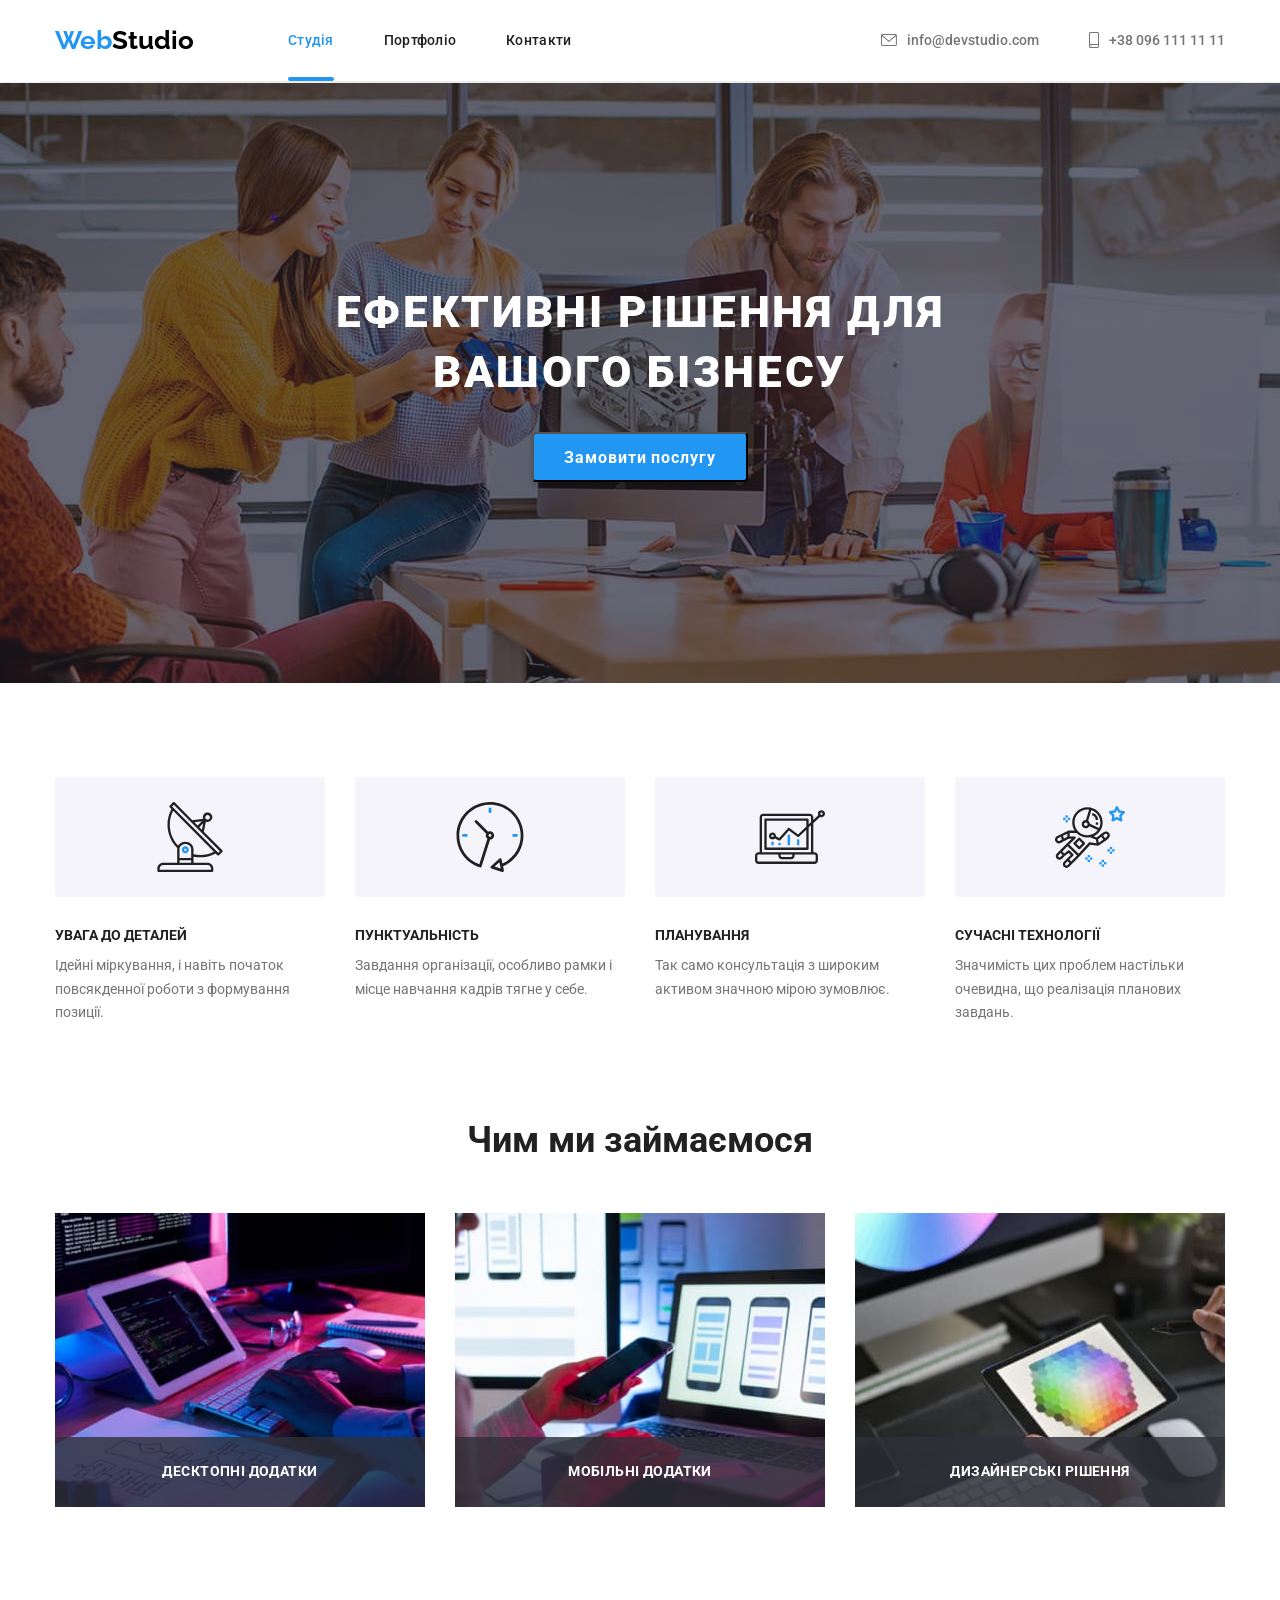
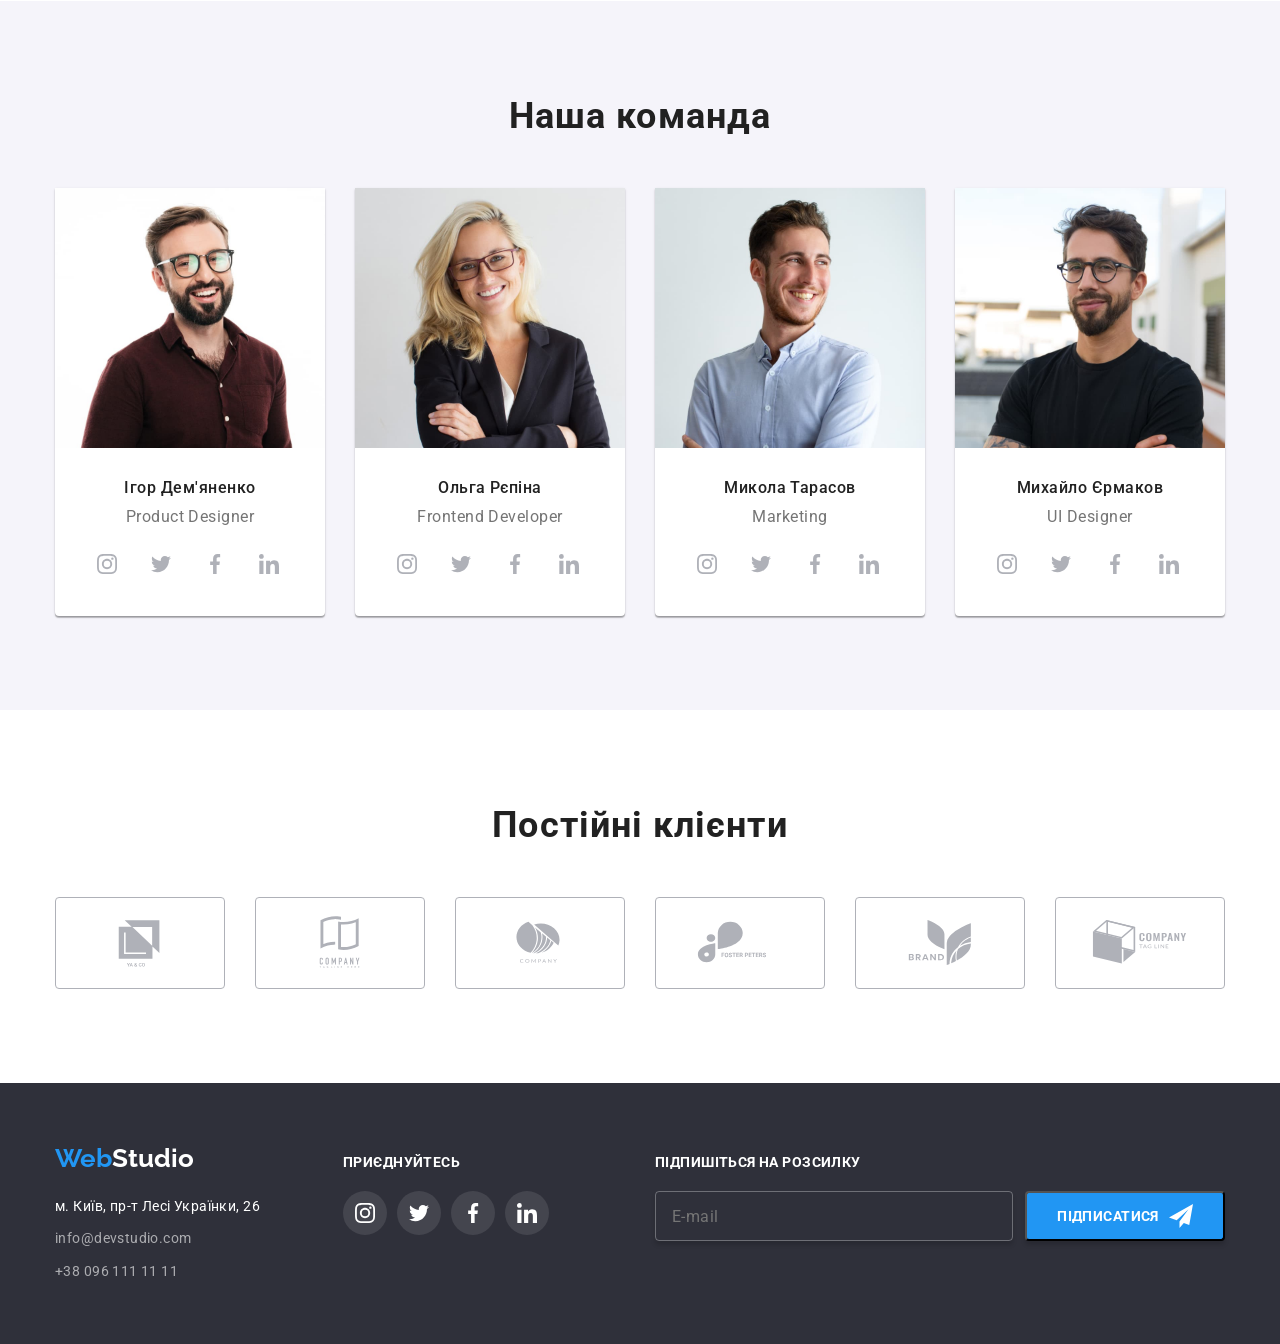
<file: index.html>
<!DOCTYPE html>
<html lang="uk">

<head>
    <meta charset="UTF-8">
    <meta name="viewport" content="width=device-width, initial-scale=1.0">
    <title>WebStudio</title>
    <link rel="preconnect" href="https://fonts.googleapis.com">
    <link rel="preconnect" href="https://fonts.gstatic.com" crossorigin>
    <link
        href="https://fonts.googleapis.com/css2?family=Comfortaa&family=Inter:wght@400;700&family=Montserrat:wght@400;500;700&family=Raleway:wght@700&family=Roboto:wght@400;500;700;900&display=swap"
        rel="stylesheet">
    <link rel="stylesheet" href="https://cdn.jsdelivr.net/npm/modern-normalize@2.0.0/modern-normalize.min.css">
    <link rel="stylesheet" href="./css/stylse.css">
</head>

<body>
    <header class="header">
        <div class="container header">
            <nav class="navigation">
                <a class="logo-header link" href="./index.html"><span class="logo-secondary">Web</span>Studio</a>
                <ul class="nav-list list">
                    <li class="item">
                        <a class="nav-link link active" href="./index.html">Студія</a>
                    </li>
                    <li class="item">
                        <a class="nav-link link" href="./portfolio.html">Портфоліо</a>
                    </li>
                    <li class="item">
                        <a class="nav-link link" href="">Контакти</a>
                    </li>
                </ul>

            </nav>
            <ul class="contacts-list list">
                <li class="item"><a class="contacts-link link" href="mailto:info@devstudio.com">
                        <svg class="studio-icons" width="16" height="12">
                            <use href="./imges/sprite.svg#envelope"></use>
                        </svg>info@devstudio.com</a>
                </li>
                <li class="item"><a class="contacts-link link" href="tel:+380961111111">
                        <svg class="studio-icons" width="10" height="16">
                            <use href="./imges/sprite.svg#smartphone"></use>
                        </svg>+38 096 111 11 11</a></li>
            </ul>
        </div>
    </header>
    <main>

        <section class="hero section">
            <div class="container">
                <h1 class="hero-title">Ефективні рішення для вашого бізнесу</h1>
                <button class="hero-btn" type="button" data-modal-open>Замовити послугу</button>
            </div>
        </section>

        <section class="features section">
            <div class="container">
                <h2 class="features-desc">Особливості</h2>
                <ul class="features-list list">
                    <li class="item">
                        <div class="item-icons">
                            <svg class="features-icons" width="70" height="70">
                                <use href="./imges/sprite.svg#antenna"></use>
                            </svg>
                        </div>
                        <h3 class="features-title">УВАГА ДО ДЕТАЛЕЙ</h3>
                        <p class="features-text">Ідейні міркування, і навіть початок повсякденної роботи з формування
                            позиції.</p>
                    </li>
                    <li class="item">
                        <div class="item-icons">
                            <svg class="features-icons" width="70" height="70">
                                <use href="./imges/sprite.svg#clock"></use>
                            </svg>
                        </div>
                        <h3 class="features-title">ПУНКТУАЛЬНІСТЬ</h3>
                        <p class="features-text">Завдання організації, особливо рамки і місце навчання кадрів тягне у
                            себе.
                        </p>
                    </li>
                    <li class="item">
                        <div class="item-icons">
                            <svg class="features-icons" width="70" height="70">
                                <use href="./imges/sprite.svg#diagram"></use>
                            </svg>
                        </div>
                        <h3 class="features-title">ПЛАНУВАННЯ</h3>
                        <p class="features-text">Так само консультація з широким активом значною мірою зумовлює.</p>
                    </li>
                    <li class="item">
                        <div class="item-icons">
                            <svg class="features-icons" width="70" height="70">
                                <use href="./imges/sprite.svg#astronaut"></use>
                            </svg>
                        </div>
                        <h3 class="features-title">СУЧАСНІ ТЕХНОЛОГІЇ</h3>
                        <p class="features-text">Значимість цих проблем настільки очевидна, що реалізація планових
                            завдань.
                        </p>
                    </li>
                </ul>
            </div>
        </section>

        <section class="services section">
            <div class="container services-gruop">
                <h2 class="services-title">Чим ми займаємося</h2>
                <ul class="services-list list">
                    <li class="item">
                        <img class="imge" src="./imges/works-on-tablet.jpg" alt="людина працює на планшеті" width="370">

                        <p class="services-text">Десктопні додатки</p>

                    </li>
                    <li class="item">
                        <img class="imge" src="./imges/designer-makes.jpg" alt="дизайнер робить макет" width="370">

                        <p class="services-text">Мобільні додатки</p>

                    </li>
                    <li class="item">
                        <img class="imge" src="./imges/color-spectrum.jpg" alt="спектр кольорів" width="370">

                        <p class="services-text">Дизайнерські рішення</p>

                    </li>
                </ul>
            </div>
        </section>

        <section class="team section">
            <div class="container team-gruop">
                <h2 class="team-title">Наша команда</h2>
                <ul class="team-list">
                    <li class="item">
                        <img class="imge" src="./imges/team-photo/igor-demyanenko.jpg" alt="фото Ігоря Дем'яненко"
                            width="270">
                        <div class="team-description">
                            <h3 class="team-name">Ігор Дем'яненко</h3>
                            <p class="team-text" lang="eu">Product Designer</p>
                            <ul class="team-list">
                                <li class="team-item">
                                    <a class="team-link" href="">
                                        <svg class="team-icons" width="20" height="20">
                                            <use href="./imges/sprite.svg#instagram"></use>
                                        </svg>
                                    </a>
                                </li>
                                <li class="team-item">
                                    <a class="team-link" href="">
                                        <svg class="team-icons" width="20" height="20">
                                            <use href="./imges/sprite.svg#twitter"></use>
                                        </svg>
                                    </a>
                                </li>
                                <li class="team-item">
                                    <a class="team-link" href="">
                                        <svg class="team-icons" width="20" height="20">
                                            <use href="./imges/sprite.svg#facebook">

                                            </use>
                                        </svg>
                                    </a>
                                </li>
                                <li class="team-item">
                                    <a class="team-link" href="">
                                        <svg class="team-icons" width="20" height="20">
                                            <use href="./imges/sprite.svg#linkedin">

                                            </use>
                                        </svg>
                                    </a>
                                </li>
                            </ul>
                        </div>
                    </li>
                    <li class="item">
                        <img class="imge" src="./imges/team-photo/olga-repina.jpg" alt="фото Ольги Рэпіной" width="270">
                        <div class="team-description">
                            <h3 class="team-name">Ольга Рєпіна</h3>
                            <p class="team-text" lang="eu">Frontend Developer</p>
                            <ul class="team-list">
                                <li class="team-item">
                                    <a class="team-link" href="">
                                        <svg class="team-icons" width="20" height="20">
                                            <use href="./imges/sprite.svg#instagram"></use>
                                        </svg>
                                    </a>
                                </li>
                                <li class="team-item">
                                    <a class="team-link" href="">
                                        <svg class="team-icons" width="20" height="20">
                                            <use href="./imges/sprite.svg#twitter"></use>
                                        </svg>
                                    </a>
                                </li>
                                <li class="team-item">
                                    <a class="team-link" href="">
                                        <svg class="team-icons" width="20" height="20">
                                            <use href="./imges/sprite.svg#facebook">

                                            </use>
                                        </svg>
                                    </a>
                                </li>
                                <li class="team-item">
                                    <a class="team-link" href="">
                                        <svg class="team-icons" width="20" height="20">
                                            <use href="./imges/sprite.svg#linkedin">

                                            </use>
                                        </svg>
                                    </a>
                                </li>
                            </ul>
                        </div>
                    </li>
                    <li class="item">
                        <img class="imge" src="./imges/team-photo/mikola-tarasov.jpg" alt="фото Миколи Тарасова"
                            width="270">
                        <div class="team-description">
                            <h3 class="team-name">Микола Тарасов</h3>
                            <p class="team-text" lang="eu">Marketing</p>
                            <ul class="team-list">
                                <li class="team-item">
                                    <a class="team-link" href="">
                                        <svg class="team-icons" width="20" height="20">
                                            <use href="./imges/sprite.svg#instagram"></use>
                                        </svg>
                                    </a>
                                </li>
                                <li class="team-item">
                                    <a class="team-link" href="">
                                        <svg class="team-icons" width="20" height="20">
                                            <use href="./imges/sprite.svg#twitter"></use>
                                        </svg>
                                    </a>
                                </li>
                                <li class="team-item">
                                    <a class="team-link" href="">
                                        <svg class="team-icons" width="20" height="20">
                                            <use href="./imges/sprite.svg#facebook">

                                            </use>
                                        </svg>
                                    </a>
                                </li>
                                <li class="team-item">
                                    <a class="team-link" href="">
                                        <svg class="team-icons" width="20" height="20">
                                            <use href="./imges/sprite.svg#linkedin">

                                            </use>
                                        </svg>
                                    </a>
                                </li>
                            </ul>
                        </div>
                    </li>
                    <li class="item">
                        <img class="imge" src="./imges/team-photo/mihaylo-ermakov.jpg" alt="фото Михайла Єрмакова"
                            width="270">
                        <div class="team-description">
                            <h3 class="team-name">Михайло Єрмаков</h3>
                            <p class="team-text" lang="eu">UI Designer</p>
                            <ul class="team-list">
                                <li class="team-item">
                                    <a class="team-link" href="">
                                        <svg class="team-icons" width="20" height="20">
                                            <use href="./imges/sprite.svg#instagram"></use>
                                        </svg>
                                    </a>
                                </li>
                                <li class="team-item">
                                    <a class="team-link" href="">
                                        <svg class="team-icons" width="20" height="20">
                                            <use href="./imges/sprite.svg#twitter"></use>
                                        </svg>
                                    </a>
                                </li>
                                <li class="team-item">
                                    <a class="team-link" href="">
                                        <svg class="team-icons" width="20" height="20">
                                            <use href="./imges/sprite.svg#facebook">

                                            </use>
                                        </svg>
                                    </a>
                                </li>
                                <li class="team-item">
                                    <a class="team-link" href="">
                                        <svg class="team-icons" width="20" height="20">
                                            <use href="./imges/sprite.svg#linkedin">

                                            </use>
                                        </svg>
                                    </a>
                                </li>
                            </ul>
                        </div>
                    </li>
                </ul>
            </div>
        </section>
        <section class="customers section">
            <div class="container">
                <h2 class="customers-title">Постійні клієнти</h2>
                <ul class="customers-list">
                    <li class="costomers-item">
                        <a class="costomers-link" href="">
                            <svg class="customers-icons" width="106" height="60">
                                <use href="./imges/sprite.svg#logo-1"></use>
                            </svg>
                        </a>
                    </li>
                    <li class="costomers-item">
                        <a class="costomers-link" href="">
                            <svg class="customers-icons" width="106" height="60">
                                <use href="./imges/sprite.svg#logo-2"></use>
                            </svg>
                        </a>
                    </li>
                    <li class="costomers-item">
                        <a class="costomers-link" href="">
                            <svg class="customers-icons" width="106" height="60">
                                <use href="./imges/sprite.svg#logo-3"></use>
                            </svg>
                        </a>
                    </li>
                    <li class="costomers-item">
                        <a class="costomers-link" href="">
                            <svg class="customers-icons" width="106" height="60">
                                <use href="./imges/sprite.svg#logo-4"></use>
                            </svg>
                        </a>
                    </li>
                    <li class="costomers-item">
                        <a class="costomers-link" href="">
                            <svg class="customers-icons" width="106" height="60">
                                <use href="./imges/sprite.svg#logo-5"></use>
                            </svg>
                        </a>
                    </li>
                    <li class="costomers-item">
                        <a class="costomers-link" href="">
                            <svg class="customers-icons" width="106" height="60">
                                <use href="./imges/sprite.svg#logo-6"></use>
                            </svg>
                        </a>
                    </li>
                </ul>
            </div>
        </section>
    </main>
    <footer class="footer">
        <div class="container-footer">
            <div class="address-group">
                <a class="logo-footer link" href="./index.html"><span class="logo-secondary">Web</span>Studio</a>
                <address class="contacts link">
                    <ul class="contacts-list-footer list">
                        <li class="item">
                            <a class="contacts-map link" href="https://goo.gl/maps/YsEpjzGzhALQQW4K9" target="_blank"
                                rel="noopener noreferrer">м. Київ, пр-т Лесі Українки, 26
                            </a>
                        </li>
                        <li class="item">
                            <a class="contacts-link-footer link" href="mailto:info@devstudio.com">info@devstudio.com
                            </a>
                        </li>
                        <li class="item">
                            <a class="contacts-link-footer link" href="tel:+380961111111">+38 096 111 11 11
                            </a>
                        </li>
                    </ul>
                </address>
            </div>
            <div class="social-network">
                <h2 class="social-network-title">приєднуйтесь</h2>
                <ul class="team-list">
                    <li class="team-item">
                        <a class="team-link" href="">
                            <svg class="team-icons" width="20" height="20">
                                <use href="./imges/sprite.svg#instagram"></use>
                            </svg>
                        </a>
                    </li>
                    <li class="team-item">
                        <a class="team-link" href="">
                            <svg class="team-icons" width="20" height="20">
                                <use href="./imges/sprite.svg#twitter"></use>
                            </svg>
                        </a>
                    </li>
                    <li class="team-item">
                        <a class="team-link" href="">
                            <svg class="team-icons" width="20" height="20">
                                <use href="./imges/sprite.svg#facebook">

                                </use>
                            </svg>
                        </a>
                    </li>
                    <li class="team-item">
                        <a class="team-link" href="">
                            <svg class="team-icons" width="20" height="20">
                                <use href="./imges/sprite.svg#linkedin">

                                </use>
                            </svg>
                        </a>
                    </li>
                </ul>

            </div>
            <form class="social-form">
                <div class="social-label">
                    <p class="social-label-text">Підпишіться на розсилку</p>
                    <input class="social-input" type="email" placeholder="E-mail" name="e-mail">
                </div>
                <button class="social-btn"><span class="social-btn-text">Підписатися</span>
                    <svg class="social-icon" width="24" height="24">
                        <use href="./imges/sprite.svg#telegram"></use>
                    </svg>
                </button>
            </form>
        </div>
    </footer>
    <div class="backdrop is-hidden" data-modal>
        <div class="modal">
            <button class="modal-close" type="button" data-modal-close>
                <svg class="modal-icon" width="11" height="11">
                    <use class="icon" href="./imges/sprite.svg#close"></use>
                </svg>
            </button>
            <form class="modal-form" action="#">
                <strong class="form-title">Залиште свої дані, ми вам передзвонимо</strong>
                <label class="modal-label" for="name">
                    <span class="form-name">Ім'я</span>
                    <input class="form-input" type="text" id="name" name="name">
                    <svg class="form-icon" width="18" height="18">
                        <use href="./imges/sprite.svg#person"></use>
                    </svg>
                </label>
                <label class="modal-label" for="tel">
                    <span class="form-name">Телефон</span>
                    <input class="form-input" type="tel" id="tel" name="tel">
                    <svg class="form-icon" width="18" height="18">
                        <use href="./imges/sprite.svg#phone"></use>
                    </svg>
                </label>
                <label class="modal-label" for="mail">
                    <span class="form-name">Пошта</span>
                    <input class="form-input" type="email" id="mail" name="email">
                    <svg class="form-icon" width="18" height="18">
                        <use href="./imges/sprite.svg#email"></use>
                    </svg>
                </label>
                <label class="modal-label textarea" for="coment">
                    <span class="form-name">Коментар</span>
                    <textarea class="form-textarea" id="coment" placeholder="Введіть текст" name="coment"></textarea>
                </label>
                <label class="modal-label label-checkbox" for="checkbox">
                    <input class="checkbox" type="checkbox" name="checkbox" id="checkbox">
                    <span class="custom-checkbox">
                        <svg class="checkbox-icon" width="16" height="15">
                            <use href="./imges/sprite.svg#check">
                            </use>
                        </svg>
                        <svg class="checkbox-icon-activ" width="16" height="15">
                            <use href="./imges/sprite.svg#icon-check">
                            </use>
                        </svg>
                    </span>
                    <span class="checkbox-text">Погоджуюся з розсилкою та приймаю
                        <a class="checkbox-link" href="">
                            Умови договору
                        </a>
                    </span>
                </label>
                <button class="modal-btn" type="submit">Відправити</button>
            </form>
        </div>
    </div>
    <script src="./js/modal.js"></script>
</body>

</html>
</file>
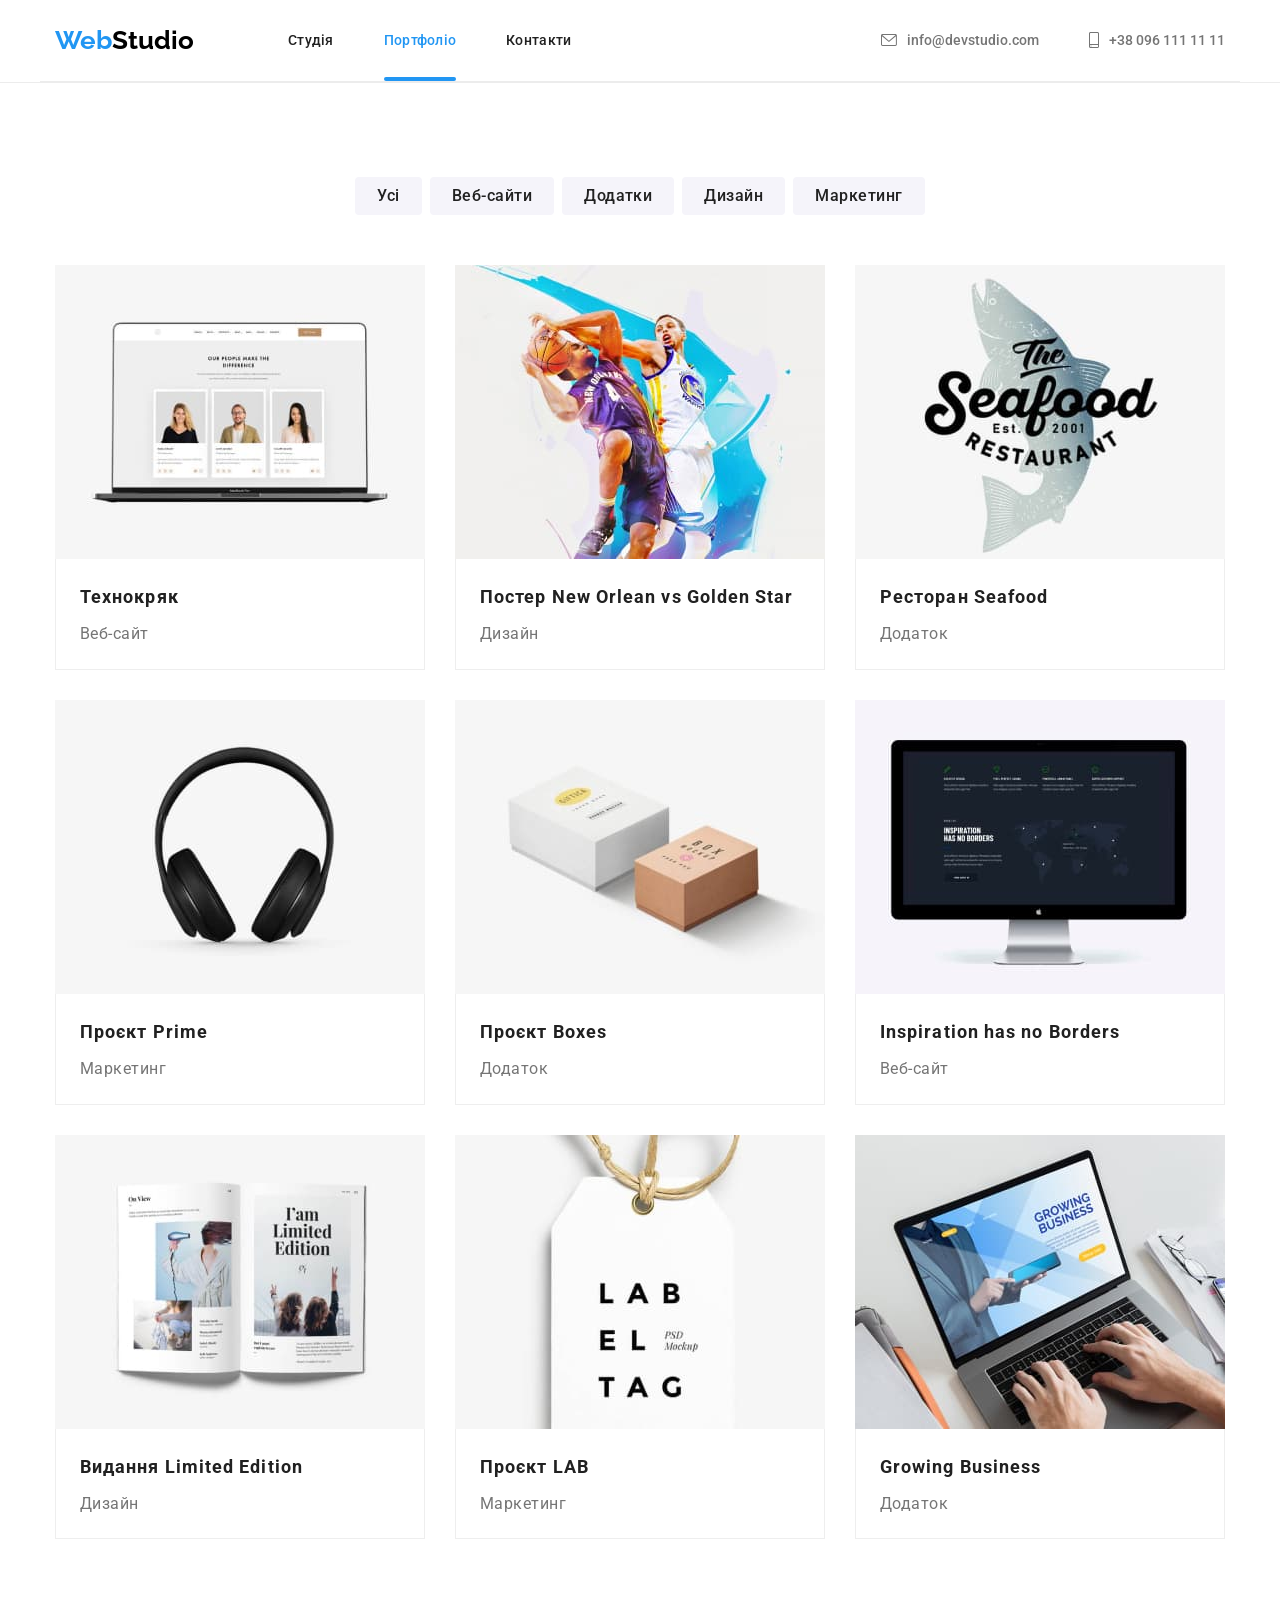
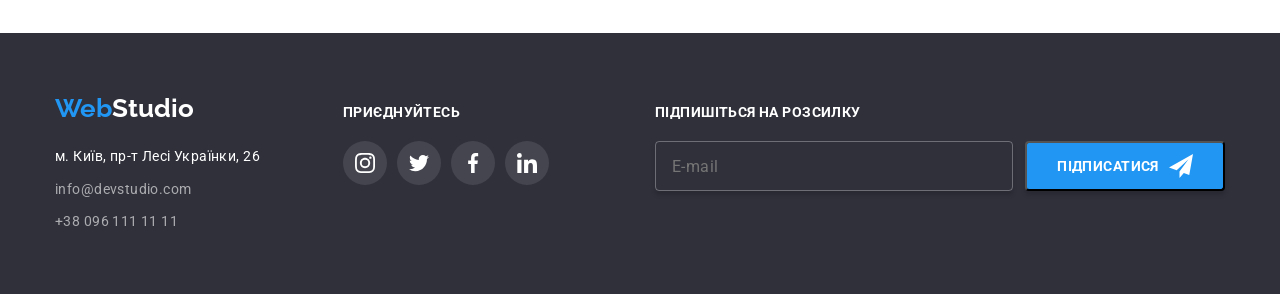
<file: portfolio.html>
<!DOCTYPE html>
<html lang="uk">

<head>
    <meta charset="UTF-8">
    <meta name="viewport" content="width=device-width, initial-scale=1.0">
    <title>Портфоліо</title>
    <link rel="preconnect" href="https://fonts.googleapis.com">
    <link rel="preconnect" href="https://fonts.gstatic.com" crossorigin>
    <link
        href="https://fonts.googleapis.com/css2?family=Comfortaa&family=Inter:wght@400;700&family=Montserrat:wght@400;500;700&family=Raleway:wght@700&family=Roboto:wght@400;500;700;900&display=swap"
        rel="stylesheet">
    <link rel="stylesheet" href="https://cdn.jsdelivr.net/npm/modern-normalize@2.0.0/modern-normalize.min.css">
    <link rel="stylesheet" href="./css/stylse.css">
</head>

<body>

    <header class="header">
        <div class="container header">
            <nav class="navigation">
                <a class="logo-header link" href="./index.html"><span class="logo-secondary">Web</span>Studio</a>
                <ul class="nav-list list">
                    <li class="item">
                        <a class="nav-link link " href="./index.html">Студія</a>
                    </li>
                    <li class="item">
                        <a class="nav-link link active" href="./portfolio.html">Портфоліо</a>
                    </li>
                    <li class="item">
                        <a class="nav-link link" href="">Контакти</a>
                    </li>
                </ul>

            </nav>
            <ul class="contacts-list list">
                <li class="item"><a class="contacts-link link" href="mailto:info@devstudio.com">
                        <svg class="studio-icons" width="16" height="12">
                            <use href="./imges/sprite.svg#envelope"></use>
                        </svg>info@devstudio.com</a>
                </li>
                <li class="item"><a class="contacts-link link" href="tel:+380961111111">
                        <svg class="studio-icons" width="10" height="16">
                            <use href="./imges/sprite.svg#smartphone"></use>
                        </svg>+38 096 111 11 11</a></li>
            </ul>
        </div>
    </header>
    <main>
        <section class="filter section">
            <div class="container">
                <h2 class="filter-title">Порфоліо</h2>
                <ul class="filter-list list">
                    <li class="item"><button class="filter-btn" type="button">Усі</button></li>
                    <li class="item"><button class="filter-btn" type="button">Веб-сайти</button></li>
                    <li class="item"><button class="filter-btn" type="button">Додатки</button></li>
                    <li class="item"><button class="filter-btn" type="button">Дизайн</button></li>
                    <li class="item"><button class="filter-btn" type="button">Маркетинг</button></li>
                </ul>
                <ul class="portfolio-list list">
                    <li class="item">
                        <a class="portfolio-link link" href="">
                            <div class="product-thumb">
                                <img class="imges" src="./imges/photo-portfolio/technocrack.jpg"
                                    alt="Веб-сайт Технокряк" width=370>
                                <div class="portfolio-overlay">
                                    <p class="product-text">Ресурс пропонує комплексні пропозиції з різним рівнем
                                        функціоналу та сервісів. Все це
                                        дозволить відвідувачу отримати
                                        вичерпні відомості про компанію чи приватну особу.</p>
                                </div>
                            </div>
                            <div class="portfolio-description">
                                <h3 class="portfolio-title">Технокряк</h3>
                                <p class="portfolio-text">Веб-сайт</p>
                            </div>
                        </a>
                    </li>
                    <li class="item">
                        <a class="portfolio-link link" href="">
                            <div class="product-thumb">
                                <img class="imges" src="./imges/photo-portfolio/basketball-poster.jpg"
                                    alt="Постер New Orlean vs Golden Star" width=370>
                                <div class="portfolio-overlay">
                                    <p class="product-text">Ресурс пропонує комплексні пропозиції з різним рівнем
                                        функціоналу та сервісів. Все це
                                        дозволить відвідувачу отримати
                                        вичерпні відомості про компанію чи приватну особу.</p>
                                </div>
                            </div>
                            <div class="portfolio-description">
                                <h3 class="portfolio-title">Постер New Orlean vs Golden Star</h3>
                                <p class="portfolio-text">Дизайн</p>
                            </div>
                        </a>
                    </li>
                    <li class="item">
                        <a class="portfolio-link link" href="">
                            <div class="product-thumb">
                                <img class="imges" src="./imges/photo-portfolio/seafood-restaurant.jpg"
                                    alt="Ресторан Seafood" width=370>
                                <div class="portfolio-overlay">
                                    <p class="product-text">Ресурс пропонує комплексні пропозиції з різним рівнем
                                        функціоналу та сервісів. Все це
                                        дозволить відвідувачу отримати
                                        вичерпні відомості про компанію чи приватну особу.</p>
                                </div>
                            </div>
                            <div class="portfolio-description">
                                <h3 class="portfolio-title">Ресторан Seafood</h3>
                                <p class="portfolio-text">Додаток</p>
                            </div>
                        </a>
                    </li>
                    <li class="item">
                        <a class="portfolio-link link" href="">
                            <div class="product-thumb">
                                <img class="imges" src="./imges/photo-portfolio/project-prime.jpg" alt="Проєкт Prime"
                                    width=370>
                                <div class="portfolio-overlay">
                                    <p class="product-text">Ресурс пропонує комплексні пропозиції з різним рівнем
                                        функціоналу та сервісів. Все це
                                        дозволить відвідувачу отримати
                                        вичерпні відомості про компанію чи приватну особу.</p>
                                </div>
                            </div>
                            <div class="portfolio-description">
                                <h3 class="portfolio-title">Проєкт Prime</h3>
                                <p class="portfolio-text">Маркетинг</p>
                            </div>
                        </a>
                    </li>
                    <li class="item">
                        <a class="portfolio-link link" href="">
                            <div class="product-thumb">
                                <img class="imges" src="./imges/photo-portfolio/boxes-project.jpg" alt="Проєкт Boxes"
                                    width=370>
                                <div class="portfolio-overlay">
                                    <p class="product-text">Ресурс пропонує комплексні пропозиції з різним рівнем
                                        функціоналу та сервісів. Все це
                                        дозволить відвідувачу отримати
                                        вичерпні відомості про компанію чи приватну особу.</p>
                                </div>
                            </div>
                            <div class="portfolio-description">
                                <h3 class="portfolio-title">Проєкт Boxes</h3>
                                <p class="portfolio-text">Додаток</p>
                            </div>
                        </a>
                    </li>
                    <li class="item">
                        <a class="portfolio-link link" href="">
                            <div class="product-thumb">
                                <img class="imges" src="./imges/photo-portfolio/inspiration-website.jpg"
                                    alt="Веб-сайт Inspiration has no Borders" width=370>
                                <div class="portfolio-overlay">
                                    <p class="product-text">Ресурс пропонує комплексні пропозиції з різним рівнем
                                        функціоналу та сервісів. Все це
                                        дозволить відвідувачу отримати
                                        вичерпні відомості про компанію чи приватну особу.</p>
                                </div>
                            </div>
                            <div class="portfolio-description">
                                <h3 class="portfolio-title">Inspiration has no Borders</h3>
                                <p class="portfolio-text">Веб-сайт</p>
                            </div>
                        </a>
                    </li>
                    <li class="item">
                        <a class="portfolio-link link" href="">
                            <div class="product-thumb">
                                <img class="imges" src="./imges/photo-portfolio/limited-edition.jpg"
                                    alt="Видання Limited Edition" width=370>
                                <div class="portfolio-overlay">
                                    <p class="product-text">Ресурс пропонує комплексні пропозиції з різним рівнем
                                        функціоналу та сервісів. Все це
                                        дозволить відвідувачу отримати
                                        вичерпні відомості про компанію чи приватну особу.</p>
                                </div>
                            </div>
                            <div class="portfolio-description">
                                <h3 class="portfolio-title">Видання Limited Edition</h3>
                                <p class="portfolio-text">Дизайн</p>
                            </div>
                        </a>
                    </li>
                    <li class="item">
                        <a class="portfolio-link link" href="">
                            <div class="product-thumb">
                                <img class="imges" src="./imges/photo-portfolio/lab-project.jpg" alt="Проєкт LAB"
                                    width=370>
                                <div class="portfolio-overlay">
                                    <p class="product-text">Ресурс пропонує комплексні пропозиції з різним рівнем
                                        функціоналу та сервісів. Все це
                                        дозволить відвідувачу отримати
                                        вичерпні відомості про компанію чи приватну особу.</p>
                                </div>
                            </div>
                            <div class="portfolio-description">
                                <h3 class="portfolio-title">Проєкт LAB</h3>
                                <p class="portfolio-text">Маркетинг</p>
                            </div>
                        </a>
                    </li>
                    <li class="item">
                        <a class="portfolio-link link" href="">
                            <div class="product-thumb">
                                <img class="imges" src="./imges/photo-portfolio/growing-business.jpg"
                                    alt="Growing Business" width=370>
                                <div class="portfolio-overlay">
                                    <p class="product-text">Ресурс пропонує комплексні пропозиції з різним рівнем
                                        функціоналу та сервісів. Все це
                                        дозволить відвідувачу отримати
                                        вичерпні відомості про компанію чи приватну особу.</p>
                                </div>
                            </div>
                            <div class="portfolio-description">
                                <h3 class="portfolio-title">Growing Business</h3>
                                <p class="portfolio-text">Додаток</p>
                            </div>
                        </a>
                    </li>
                </ul>
            </div>
        </section>

    </main>
    <footer class="footer">
        <div class="container-footer">
            <div class="address-group">
                <a class="logo-footer link" href="./index.html"><span class="logo-secondary">Web</span>Studio</a>
                <address class="contacts link">
                    <ul class="contacts-list-footer list">
                        <li class="item">
                            <a class="contacts-map link" href="https://goo.gl/maps/YsEpjzGzhALQQW4K9" target="_blank"
                                rel="noopener noreferrer">м. Київ, пр-т Лесі Українки, 26
                            </a>
                        </li>
                        <li class="item">
                            <a class="contacts-link-footer link" href="mailto:info@devstudio.com">info@devstudio.com
                            </a>
                        </li>
                        <li class="item">
                            <a class="contacts-link-footer link" href="tel:+380961111111">+38 096 111 11 11
                            </a>
                        </li>
                    </ul>

                </address>
            </div>
            <div class="social-network">
                <h2 class="social-network-title">приєднуйтесь</h2>
                <ul class="team-list">
                    <li class="team-item">
                        <a class="team-link" href="">
                            <svg class="team-icons" width="20" height="20">
                                <use href="./imges/sprite.svg#instagram"></use>
                            </svg>
                        </a>
                    </li>
                    <li class="team-item">
                        <a class="team-link" href="">
                            <svg class="team-icons" width="20" height="20">
                                <use href="./imges/sprite.svg#twitter"></use>
                            </svg>
                        </a>
                    </li>
                    <li class="team-item">
                        <a class="team-link" href="">
                            <svg class="team-icons" width="20" height="20">
                                <use href="./imges/sprite.svg#facebook">

                                </use>
                            </svg>
                        </a>
                    </li>
                    <li class="team-item">
                        <a class="team-link" href="">
                            <svg class="team-icons" width="20" height="20">
                                <use href="./imges/sprite.svg#linkedin">

                                </use>
                            </svg>
                        </a>
                    </li>
                </ul>
            </div>
            <form class="social-form">
                <label class="social-label" for="">
                    <p class="social-label-text">Підпишіться на розсилку</p>
                    <input class="social-input" type="mail" placeholder="E-mail">
                </label>
                <button class="social-btn"><span class="social-btn-text">Підписатися</span>
                    <svg class="social-icon" width="24" height="24">
                        <use href="./imges/sprite.svg#telegram"></use>
                    </svg>
                </button>
            </form>
        </div>
    </footer>

</body>

</html>
</file>
<file: css/stylse.css>
:root {
  --brand-color: #2196f3;
  --background-main: #fff;
  --background-secondary: #f5f4fa;
  --background-accent: #2f303a;
  --main-text: #757575;
  --color-title: #212121;
  --color-nav-link: #212121;
}

body {
  font-family: "roboto", sans-serif;
  color: var(--main-text);
  font-size: 14px;
  line-height: 1.2;
}

ul {
  padding-left: 0;
  margin: 0;
  list-style: none;
}

h1,
h2,
h3,
h4,
h5,
h6 {
  margin: 0;
}

p {
  margin: 0;
}

.section {
  padding-top: 94px;
  padding-bottom: 94px;
}

.container {
  width: 1200px;

  padding-left: 15px;
  padding-right: 15px;
  margin-left: auto;
  margin-right: auto;
}

.container.header {
  display: flex;
  align-items: center;
}

.list {
  list-style-type: none;
}

.link {
  text-decoration: none;
}

.visually-hidden {
  position: absolute;
  width: 1px;
  height: 1px;
  margin: -1px;
  border: 0;
  padding: 0;

  white-space: nowrap;
  clip-path: inset(100%);
  clip: rect(0 0 0 0);
  overflow: hidden;
}

/* logo */

.logo-header {
  margin-right: 94px;
  font-family: Raleway;
  font-size: 26px;
  font-weight: 700;
  color: #000;
}

.logo-secondary {
  color: var(--brand-color);
}

.logo-footer {
  display: block;

  margin-bottom: 20px;
  font-family: Raleway;
  font-size: 26px;
  font-weight: 700;
  color: #fff;
}

.contacts-list-footer .item:not(:last-child) {
  margin-bottom: 9px;
}

/* navigation */

.navigation {
  display: flex;
  align-items: center;
}

.nav-link {
  color: var(--color-nav-link);
  font-family: Roboto;
  font-size: 14px;
  font-weight: 500;
  letter-spacing: 0.28px;
  list-style-image: none;

  transition-property: color;
  transition-duration: 250ms;
  transition-timing-function: cubic-bezier(0.4, 0, 0.2, 1);
}

.nav-list {
  display: flex;
}

.nav-link:hover,
.nav-link:focus,
.nav-link:active {
  color: var(--brand-color);
}

.nav-list > .item:not(:last-child) {
  margin-right: 50px;
}

.nav-link {
  position: relative;

  display: flex;
  flex-wrap: wrap;
  padding-top: 32px;
  padding-bottom: 32px;
}

.active {
  color: var(--brand-color);
  font-size: 14px;
  font-weight: 500;
  letter-spacing: 0.28px;
  list-style-image: none;
}
.active::after {
  content: "";

  position: absolute;
  bottom: 0;
  left: 0;

  width: 100%;
  height: 4px;

  background-color: var(--brand-color);
  border-radius: 2px;
}

/* contacts */

.contacts-list {
  display: flex;
  margin-left: auto;
}

.contacts-list > .item:not(:last-child) {
  margin-right: 50px;
}

.contacts-link {
  display: flex;
  align-items: center;

  color: var(--main-text);
  font-size: 14px;
  font-weight: 500;
  list-style-image: none;

  transition-property: color;
  transition-duration: 250ms;
  transition-timing-function: cubic-bezier(0.4, 0, 0.2, 1);
}

.contacts-link:hover,
.contacts-link:focus,
.contacts-link:active {
  color: var(--brand-color);
}

.header {
  border-bottom: 1px solid #ececec;
}
.studio-icons {
  fill: currentColor;
  margin-right: 10px;
}

.studio-icons:hover,
.studio-icons:focus {
  fill: var(--brand-color);
}

/* hero */

.hero {
  max-width: 1600px;
  min-height: 600px;

  margin-left: auto;
  margin-right: auto;

  background-image: linear-gradient(
      rgba(47, 48, 58, 0.4),
      rgba(47, 48, 58, 0.4)
    ),
    url(../imges/hero.jpg);
  background-size: cover;
  background-repeat: no-repeat;
  background-position: center;
  background-color: var(--background-accent);
  padding-top: 200px;
  padding-bottom: 200px;
}

.hero-title {
  width: 696px;

  margin-left: auto;
  margin-right: auto;
  margin-bottom: 30px;

  color: #fff;
  text-align: center;
  font-size: 44px;
  font-weight: 900;
  line-height: 1.36;
  letter-spacing: 2.64px;
  text-transform: uppercase;
}

.hero-btn {
  display: block;
  margin-left: auto;
  margin-right: auto;
  width: 216px;
  height: 50px;

  flex-shrink: 0;
  border-radius: 4px;
  box-shadow: 0px 4px 4px 0px rgba(0, 0, 0, 0.15);
  background: var(--brand-color);
  color: #fff;
  text-align: center;
  font-size: 16px;
  font-weight: 700;
  line-height: 1.87;
  letter-spacing: 0.96px;
}

/* features */

.features.section {
  padding-bottom: 0;
}

.features-list {
  display: flex;
}

.features-list .item.item:not(:last-child) {
  margin-right: 30px;
}

.features-desc {
  position: absolute;
  clip: rect(0 0 0 0);
  width: 1px;
  height: 1px;
  margin: -1px;
}

.features-title {
  margin-bottom: 10px;
  color: var(--color-title);
  font-size: 14px;
  font-style: normal;
  font-weight: 700;
  text-transform: uppercase;
}
.features-list .item {
  width: 270px;
}

.features-text {
  font-size: 14px;
  line-height: 1.71;
}
.item-icons {
  display: flex;
  align-items: center;
  justify-content: center;
  width: 270px;
  height: 120px;

  margin-bottom: 30px;
  border-radius: 4px;
  background: #f5f4fa;
}

/* services */

.services-title {
  margin-left: auto;
  margin-right: auto;
  margin-bottom: 50px;

  color: var(--color-title);
  text-align: center;
  font-size: 36px;
  font-weight: 700;
}

.services-gruop {
  flex-wrap: wrap;
}

.services-list {
  display: flex;
}

.services-list > .item.item:not(:last-child) {
  margin-right: 30px;
}
.services-list .imge {
  display: block;
}
.services-list .item {
  position: relative;
}
.services-description {
}
.services-text {
  position: absolute;
  bottom: 0;
  left: 0;

  display: flex;
  align-items: center;
  justify-content: center;
  width: 370px;
  height: 70px;

  color: #fff;
  font-size: 14px;
  font-weight: 700;
  letter-spacing: 0.42px;
  text-transform: uppercase;

  background: rgba(47, 48, 58, 0.8);
}
/* team */

.team-gruop {
  flex-wrap: wrap;
}

.team {
  background: var(--background-secondary);
}

.team-title {
  margin-bottom: 50px;
  margin-left: auto;
  margin-right: auto;

  color: var(--color-title);
  text-align: center;
  font-size: 36px;
  font-weight: 700;
  letter-spacing: 1.08px;
}

.team-list {
  display: flex;
  list-style-type: none;
}

.team-list .item.item:not(:last-child) {
  margin-right: 30px;
}

.team-list .item {
  width: 270px;

  border-radius: 0px 0px 4px 4px;
  background: #fff;
  box-shadow: 0px 2px 1px 0px rgba(0, 0, 0, 0.2),
    0px 1px 1px 0px rgba(0, 0, 0, 0.14), 0px 1px 3px 0px rgba(0, 0, 0, 0.12);
}
.team-description {
  padding: 30px;
}
.team-list .imge {
  display: block;
}

.team-name {
  margin-bottom: 10px;

  color: var(--color-title);
  text-align: center;
  font-size: 16px;
  font-weight: 500;
  letter-spacing: 0.48px;
}

.team-text {
  margin-bottom: 16px;

  text-align: center;
  font-size: 16px;
  letter-spacing: 0.48px;
}

.team-item:not(:last-child) {
  margin-right: 10px;
}

.team-link {
  display: flex;
  justify-content: center;
  align-items: center;
  width: 44px;
  height: 44px;

  border-radius: 50%;
  color: #afb1b8;

  transition-property: color, background-color;
  transition-duration: 250ms;
  transition-timing-function: cubic-bezier(0.4, 0, 0.2, 1);
}

.team-icons {
  fill: currentColor;
}

.team-link:hover,
.team-link:focus {
  background-color: var(--brand-color);
  color: #fff;
}
.social-form {
  display: flex;
  align-items: flex-end;
}

.social-input {
  width: 358px;
  height: 50px;

  padding-left: 16px;

  color: #fff;
  font-size: 16px;
  font-weight: 400;
  line-height: 1.25;
  letter-spacing: 0.48px;

  outline: transparent;
  border-radius: 4px;
  border: 1px solid rgba(255, 255, 255, 0.3);
  background: rgba(33, 150, 243, 0);
  box-shadow: 0px 4px 4px 0px rgba(0, 0, 0, 0.15);
}

.social-label {
  display: flex;
  flex-direction: column;

  margin-right: 12px;

  color: #fff;
  font-size: 14px;
  font-weight: 700;
  letter-spacing: 0.42px;
  text-transform: uppercase;
}

.social-label-text {
  margin-bottom: 20px;
  color: #fff;
  font-size: 14px;
  font-weight: 700;
  letter-spacing: 0.42px;
  text-transform: uppercase;
}

.social-btn {
  display: inline-flex;
  justify-content: center;
  align-items: center;
  width: 200px;
  height: 50px;

  border-radius: 4px;
  background: var(--brand-color);
  box-shadow: 0px 4px 4px 0px rgba(0, 0, 0, 0.15);
}

.social-btn-text {
  color: #fff;
  font-size: 14px;
  font-weight: 700;
  letter-spacing: 0.42px;
  text-transform: uppercase;
}
.social-icon {
  margin-left: 10px;
}

/* customers */
.customers-title {
  margin-bottom: 50px;

  color: var(--color-title);
  text-align: center;
  font-size: 36px;
  font-weight: 700;
  letter-spacing: 1.08px;
}

.customers-list {
  display: flex;
  gap: 30px;
}

.costomers-link {
  display: flex;
  justify-content: center;
  align-items: center;
  width: 170px;
  height: 92px;

  color: #afb1b8;

  border-radius: 4px;
  border: 1px solid #afb1b8;

  transition-property: color, border;
  transition-duration: 250ms;
  transition-timing-function: cubic-bezier(0.4, 0, 0.2, 1);
}

.costomers-link:hover,
.costomers-link:focus {
  color: var(--brand-color);
  border: 1px solid var(--brand-color);
}

.customers-icons {
  fill: currentColor;
}

/* footer */

.footer {
  background: var(--background-accent);
  padding-top: 60px;
  padding-bottom: 60px;
}

.container-footer {
  display: flex;
  justify-content: space-between;
  align-items: baseline;
  width: 1200px;

  padding-left: 15px;
  padding-right: 15px;

  margin-left: auto;
  margin-right: auto;
}

.contacts-map {
  color: #fff;
  font-size: 14px;
  font-weight: 400;
  line-height: 1.71;
  letter-spacing: 0.42px;
  font-style: normal;
}

.contacts-link-footer {
  color: rgba(255, 255, 255, 0.6);
  font-size: 14px;
  font-style: normal;
  font-weight: 400;
  line-height: 1.71;
  letter-spacing: 0.42px;
}
.footer .team-link {
  color: #fff;
  background-color: rgba(255, 255, 255, 0.1);
}
.footer .team-link:hover,
.footer .team-link:focus {
  background-color: var(--brand-color);
}

.social-network {
  margin-right: 93px;
}

.social-network-title {
  margin-bottom: 20px;
  color: #fff;
  font-size: 14px;
  font-weight: 700;
  letter-spacing: 0.42px;
  text-transform: uppercase;
}
.address-group {
  margin-right: 70px;
}

/* portfolio */

.filter-list {
  display: flex;
  justify-content: center;
  margin-left: auto;
  margin-right: auto;
  margin-bottom: 50px;
}

.filter-list .item:not(:last-child) {
  margin-right: 8px;
}

.portfolio-list {
  display: flex;
  flex-wrap: wrap;
}

.filter {
  background: #fff;
}

.filter-title {
  position: absolute;
  width: 1px;
  height: 1px;
  margin: -1px;

  clip: rect(0 0 0 0);
}

.filter-btn {
  padding: 6px 22px;
  flex-shrink: 0;
  border-radius: 4px;
  color: #212121;
  text-align: center;
  font-size: 16px;
  font-weight: 500;
  line-height: 1.62;
  letter-spacing: 0.48px;
  background: #f5f4fa;
  border: none;

  transition-property: color, background-color, box-shadow;
  transition-duration: 250ms;
  transition-timing-function: cubic-bezier(0.4, 0, 0.2, 1);
}

.filter-btn:hover,
.filter-btn:focus,
.filter-btn:active {
  color: #fff;
  background: #2196f3;
  box-shadow: 0px 2px 2px 0px rgba(0, 0, 0, 0.12),
    0px 1px 2px 0px rgba(0, 0, 0, 0.08), 0px 3px 1px 0px rgba(0, 0, 0, 0.1);
}
.portfolio-link {
  display: block;
  overflow: hidden;

  transition-property: box-shadow;
  transition-duration: 250ms;
  transition-timing-function: cubic-bezier(0.4, 0, 0.2, 1);
}

.portfolio-link .imges {
  display: block;
}

.portfolio-list .item {
  width: 370px;

  margin-right: 30px;
  margin-bottom: 30px;
  flex-shrink: 0;
}

.portfolio-link:hover,
.portfolio-link:focus {
  border: 1px solid #eee;
  background: #fff;
  box-shadow: 1px 4px 6px 0px rgba(0, 0, 0, 0.16),
    0px 4px 4px 0px rgba(0, 0, 0, 0.06), 0px 1px 1px 0px rgba(0, 0, 0, 0.12);
}

.portfolio-list .item:nth-child(3n + 3) {
  margin-right: 0;
}

.portfolio-list .item:nth-last-child(-n + 3) {
  margin-bottom: 0;
}

.portfolio-title {
  margin-bottom: 4px;

  color: var(--color-title);
  font-size: 18px;
  font-weight: 700;
  line-height: 2;
  letter-spacing: 1.08px;
}

.portfolio-text {
  color: var(--main-text);
  font-size: 16px;
  font-weight: 400;
  line-height: 1.87;
  letter-spacing: 0.48px;
}

.portfolio-description {
  padding: 20px 24px;
  border-right: 1px solid #eee;
  border-bottom: 1px solid #eee;
  border-left: 1px solid #eee;
  background: #fff;
}
.product-thumb {
  position: relative;

  overflow: hidden;
  transition-duration: 250ms;
  transition-timing-function: cubic-bezier(0.4, 0, 0.2, 1);
}

.portfolio-overlay {
  position: absolute;
  top: 0;
  left: 0;

  display: inline-block;
  width: 100%;
  height: 100%;

  background: rgba(33, 150, 243, 0.9);

  opacity: 0;
  transform: translateY(100%);

  transition: translateY(100%);
  transition-duration: 250ms;
  transition-timing-function: cubic-bezier(0.4, 0, 0.2, 1);
}

.product-text {
  position: absolute;
  top: 50%;
  left: 50%;

  width: 322px;

  color: #fff;
  font-size: 18px;
  font-weight: 400;
  line-height: 1.55;
  letter-spacing: 0.54px;

  transform: translate(-50%, -50%);
}

.portfolio-link:hover .portfolio-overlay {
  opacity: 1;
  transform: translateY(0);
}

/* Modal window */

.backdrop {
  position: fixed;
  top: 0;
  left: 0;

  width: 100vw;
  height: 100vh;

  background-color: rgba(0, 0, 0, 0.2);

  opacity: 1;
  transition: opacity 250ms cubic-bezier(0.4, 0, 0.2, 1),
    visibility 250ms cubic-bezier(0.4, 0, 0.2, 1);
}

.backdrop.is-hidden {
  opacity: 0;
  visibility: hidden;
  pointer-events: none;
}

.backdrop.is-hidden .modal {
  transform: translate(-50%, -50%) scale(0.9);
}

.modal {
  position: absolute;
  top: 50%;
  left: 50%;

  min-width: 528px;
  padding: 40px;

  border-radius: 4px;
  background: #fff;
  box-shadow: 0px 2px 1px 0px rgba(0, 0, 0, 0.2),
    0px 1px 1px 0px rgba(0, 0, 0, 0.14), 0px 1px 3px 0px rgba(0, 0, 0, 0.12);

  transform: translate(-50%, -50%) scale(1);
  transition: transform 250ms cubic-bezier(0.4, 0, 0.2, 1);
}

.modal-close {
  position: absolute;
  top: 8px;
  right: 8px;

  display: flex;
  align-items: center;
  justify-content: center;
  width: 30px;
  height: 30px;

  color: #000000;
  border: 1px solid rgba(0, 0, 0, 0.1);
  border-radius: 50%;
  background-color: #fff;

  transition: color 250ms cubic-bezier(0.4, 0, 0.2, 1);
}

.modal-icon {
  fill: currentColor;
}

.modal-close:hover {
  color: #2196f3;
}

/* modal-form */

.form-title {
  display: block;
  margin-bottom: 12px;

  color: var(--color-title);
  text-align: center;
  font-family: Roboto;
  font-size: 20px;
  font-weight: 700;
  letter-spacing: 0.6px;
}

.form-name {
  display: block;
  margin-bottom: 4px;

  color: var(--main-text);
  font-size: 12px;
  font-weight: 400;
  letter-spacing: 0.12px;
}

.form-input {
  width: 448px;
  height: 40px;
  flex-shrink: 0;
  padding-left: 42px;

  border-radius: 4px;
  border: 1px solid rgba(33, 33, 33, 0.2);
  outline: transparent;

  transition: border 250ms cubic-bezier(0.4, 0, 0.2, 1);
}

.modal-label {
  position: relative;
  display: block;
  color: #212121;

  transition: color 250ms cubic-bezier(0.4, 0, 0.2, 1);
}

.modal-label:not(:last-child) {
  margin-bottom: 10px;
}

.form-icon {
  position: absolute;
  top: 30px;
  left: 12px;
  fill: currentColor;
}

.modal-label:hover,
.modal-label:focus-within {
  color: var(--brand-color);
}

.form-textarea {
  width: 448px;
  height: 120px;
  padding: 12px 16px;

  border-radius: 4px;
  border: 1px solid rgba(33, 33, 33, 0.2);
  outline: transparent;
  resize: none;

  transition: border 250ms cubic-bezier(0.4, 0, 0.2, 1);
}

.modal-label.textarea {
  margin-bottom: 20px;
}

.checkbox {
  position: absolute;
  appearance: none;
  -moz-appearance: none;
  -webkit-appearance: none;
}

.modal-label.label-checkbox {
  display: flex;
  align-items: center;
  justify-content: center;
  margin-bottom: 30px;
}

.checkbox-text {
  display: inline-flex;

  color: var(--main-text);
  font-size: 14px;
  font-weight: 400;
  line-height: 1.71;
  letter-spacing: 0.42px;
}
.custom-checkbox::before {
  content: "";
  opacity: 0;
  position: absolute;
  top: 0;
  left: 0;
  width: 16px;
  height: 15px;
  border: 2px solid var(--brand-color);
  border-radius: 2px;

  transition: opacity 250ms cubic-bezier(0.4, 0, 0.2, 1);
}
.checkbox:hover ~ .custom-checkbox::before,
.checkbox:focus ~ .custom-checkbox::before {
  opacity: 1;
}

.checkbox-link {
  margin-left: 2px;
  color: var(--brand-color);
  font-size: 14px;
  font-weight: 400;
  line-height: 1.71;
  letter-spacing: 0.42px;
  text-decoration-line: underline;
}

.modal-btn {
  display: block;
  margin-left: auto;
  margin-right: auto;
  width: 200px;
  height: 50px;
  flex-shrink: 0;

  color: #fff;
  text-align: center;
  font-size: 16px;
  font-weight: 700;
  line-height: 1.875;
  letter-spacing: 0.96px;
  border: 0;
  border-radius: 4px;
  background: #188ce8;
  box-shadow: 0px 4px 4px 0px rgba(0, 0, 0, 0.15);
}

.form-input:hover,
.form-input:focus,
.form-textarea:hover,
.form-textarea:focus {
  border: 1px solid #2196f3;
}

.custom-checkbox {
  position: relative;
  margin-right: 8.38px;
}

.checkbox-icon-activ {
  position: absolute;
  top: 0;
  left: 0;
  opacity: 0;

  transition: opacity 250ms cubic-bezier(0.4, 0, 0.2, 1);
}

.checkbox:checked + .custom-checkbox .checkbox-icon-activ {
  opacity: 1;
}

.checkbox:focus > .checkbox-text::before {
  opacity: 1;
}
</file>
